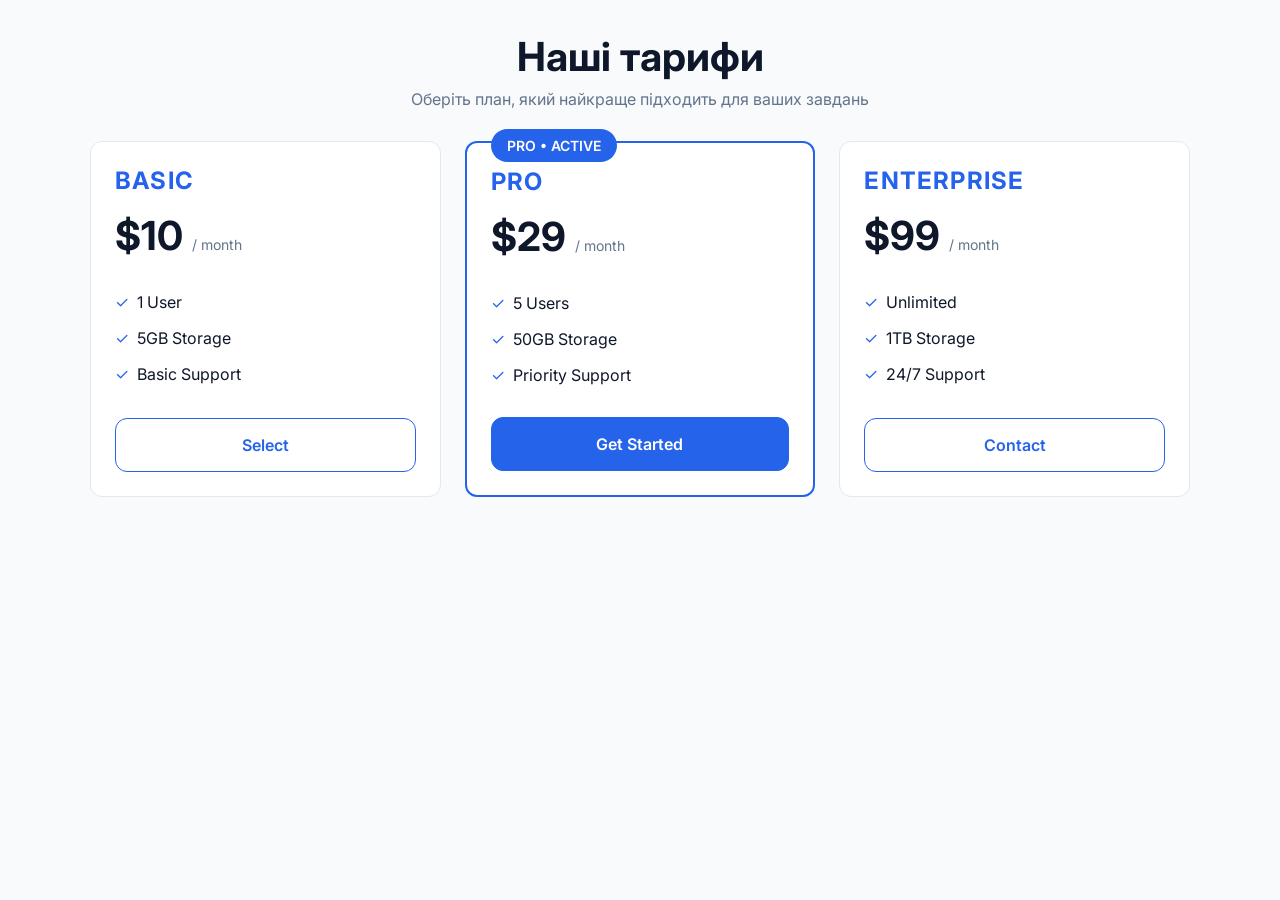
<file: Lab2/index.html>
<!doctype html>
<html lang="uk">
  <head>
    <meta charset="UTF-8" />
    <meta name="viewport" content="width=device-width, initial-scale=1" />
    <title>Тарифні плани</title>
    <link
      href="https://fonts.googleapis.com/css2?family=Inter:wght@400;600;700&display=swap"
      rel="stylesheet"
    />
    <link rel="stylesheet" href="styles.css" />
  </head>
  <body>
    <section class="pricing">
      <div class="container">
        <h1 class="pricing__title">Наші тарифи</h1>
        <p class="pricing__subtitle">Оберіть план, який найкраще підходить для ваших завдань</p>

        <div class="pricing__grid">
          <article class="pricing-card">
            <h3 class="pricing-card__label">Basic</h3>
            <p class="pricing-card__price">$10 <span class="pricing-card__period">/ month</span></p>
            <ul class="pricing-card__features">
              <li>1 User</li>
              <li>5GB Storage</li>
              <li>Basic Support</li>
            </ul>
            <button class="btn btn--outline">Select</button>
          </article>

          <article class="pricing-card pricing-card--featured">
            <span class="pricing-card__badge">PRO &bull; ACTIVE</span>
            <h3 class="pricing-card__label">Pro</h3>
            <p class="pricing-card__price">$29 <span class="pricing-card__period">/ month</span></p>
            <ul class="pricing-card__features">
              <li>5 Users</li>
              <li>50GB Storage</li>
              <li>Priority Support</li>
            </ul>
            <button class="btn btn--primary">Get Started</button>
          </article>

          <article class="pricing-card">
            <h3 class="pricing-card__label">Enterprise</h3>
            <p class="pricing-card__price">$99 <span class="pricing-card__period">/ month</span></p>
            <ul class="pricing-card__features">
              <li>Unlimited</li>
              <li>1TB Storage</li>
              <li>24/7 Support</li>
            </ul>
            <button class="btn btn--outline">Contact</button>
          </article>
        </div>
      </div>
    </section>
  </body>
</html>
</file>
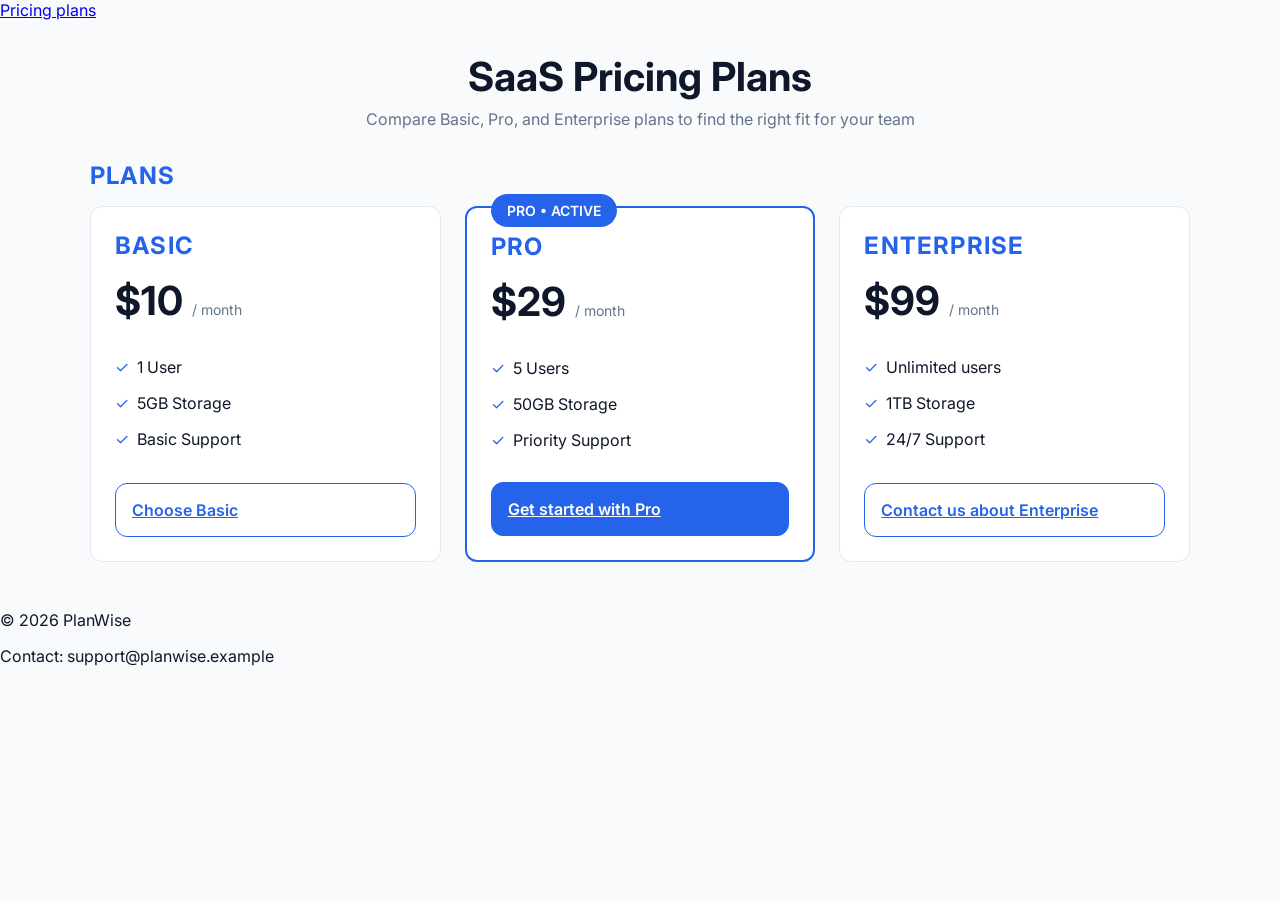
<file: Lab3/index.html>
<!doctype html>
<html lang="en">
  <head>
    <meta charset="UTF-8" />
    <meta name="viewport" content="width=device-width, initial-scale=1" />
    <title>PlanWise SaaS Plans: Basic, Pro, and Enterprise</title>
    <meta
      name="description"
      content="Compare PlanWise pricing plans for teams of every size. Review features, storage, support, and monthly pricing to choose the right plan for your team."
    />
    <link rel="canonical" href="https://lab3-mariia-honta.vercel.app/" />
    <link
      href="https://fonts.googleapis.com/css2?family=Inter:wght@400;600;700&display=swap"
      rel="stylesheet"
    />
    <link rel="stylesheet" href="styles.css" />
  </head>
  <body>
    <header>
      <nav aria-label="Primary navigation">
        <a href="#pricing">Pricing plans</a>
      </nav>
    </header>

    <main>
      <section class="pricing" id="pricing">
        <div class="container">
          <h1 class="pricing__title">SaaS Pricing Plans</h1>
          <p class="pricing__subtitle">
            Compare Basic, Pro, and Enterprise plans to find the right fit for your team
          </p>
          <h2 class="pricing-card__label">Plans</h2>

          <div class="pricing__grid">
            <article class="pricing-card">
              <h3 class="pricing-card__label">Basic</h3>
              <p class="pricing-card__price">
                $10 <span class="pricing-card__period">/ month</span>
              </p>
              <ul class="pricing-card__features">
                <li>1 User</li>
                <li>5GB Storage</li>
                <li>Basic Support</li>
              </ul>
              <a href="#contact" class="btn btn--outline">Choose Basic</a>
            </article>

            <article class="pricing-card pricing-card--featured">
              <span class="pricing-card__badge">PRO &bull; ACTIVE</span>
              <h3 class="pricing-card__label">Pro</h3>
              <p class="pricing-card__price">
                $29 <span class="pricing-card__period">/ month</span>
              </p>
              <ul class="pricing-card__features">
                <li>5 Users</li>
                <li>50GB Storage</li>
                <li>Priority Support</li>
              </ul>
              <a href="#contact" class="btn btn--primary">Get started with Pro</a>
            </article>

            <article class="pricing-card">
              <h3 class="pricing-card__label">Enterprise</h3>
              <p class="pricing-card__price">
                $99 <span class="pricing-card__period">/ month</span>
              </p>
              <ul class="pricing-card__features">
                <li>Unlimited users</li>
                <li>1TB Storage</li>
                <li>24/7 Support</li>
              </ul>
              <a href="#contact" class="btn btn--outline">Contact us about Enterprise</a>
            </article>
          </div>
        </div>
      </section>
    </main>

    <footer id="contact">
      <p>&copy; 2026 PlanWise</p>
      <p>Contact: support@planwise.example</p>
    </footer>
  </body>
</html>
</file>
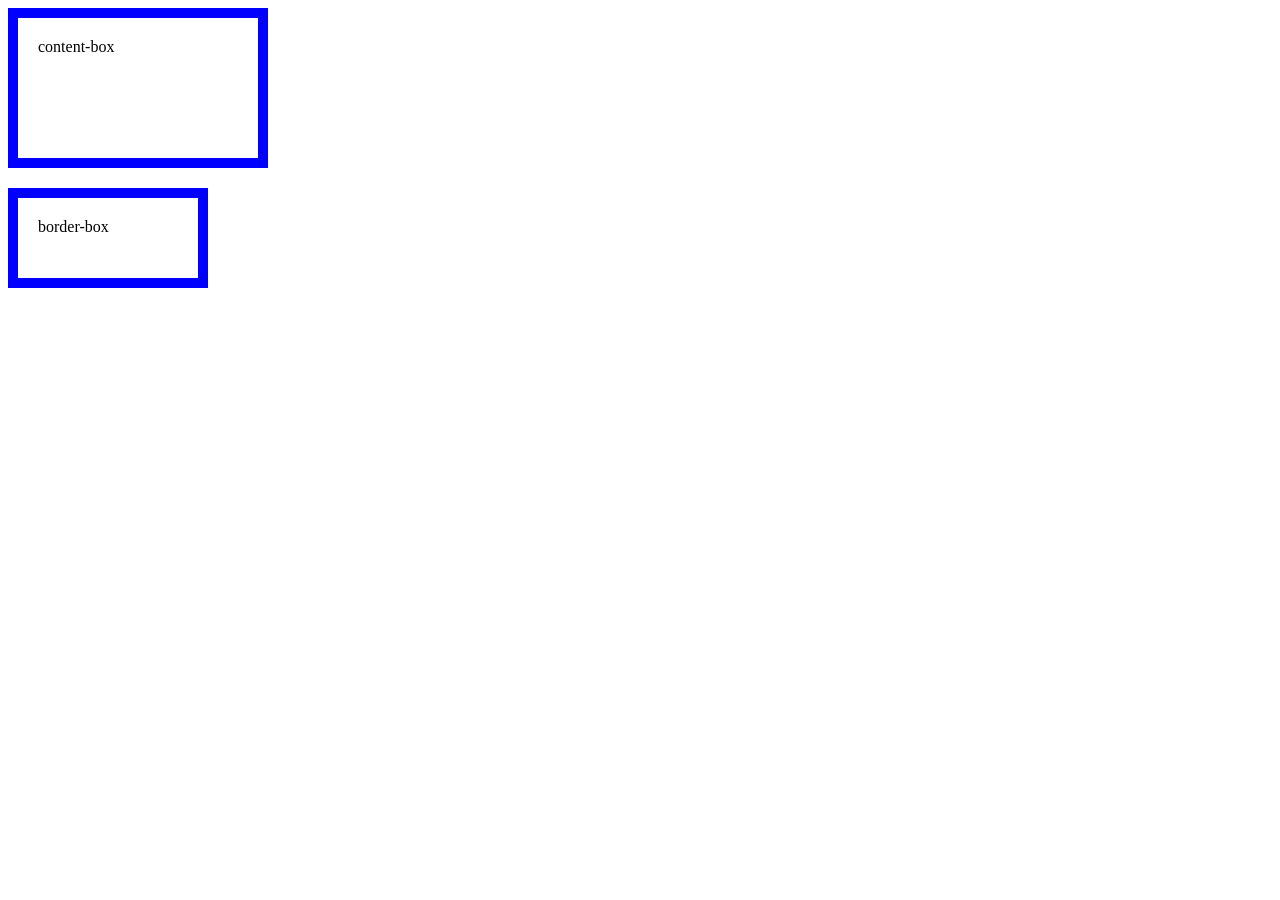
<file: Lab2/explore/01-box-model.html>
<!doctype html>
<html lang="uk">
  <head>
    <meta charset="UTF-8" />
    <title>4.1 Box Model</title>
    <style>
      .box {
        width: 200px;
        height: 100px;
        padding: 20px;
        border: 10px solid blue;
        margin-bottom: 20px;
      }

      .content-box {
        box-sizing: content-box;
      }

      .border-box {
        box-sizing: border-box;
      }
    </style>
  </head>
  <body>
    <div class="box content-box">content-box</div>
    <div class="box border-box">border-box</div>
  </body>
</html>
</file>
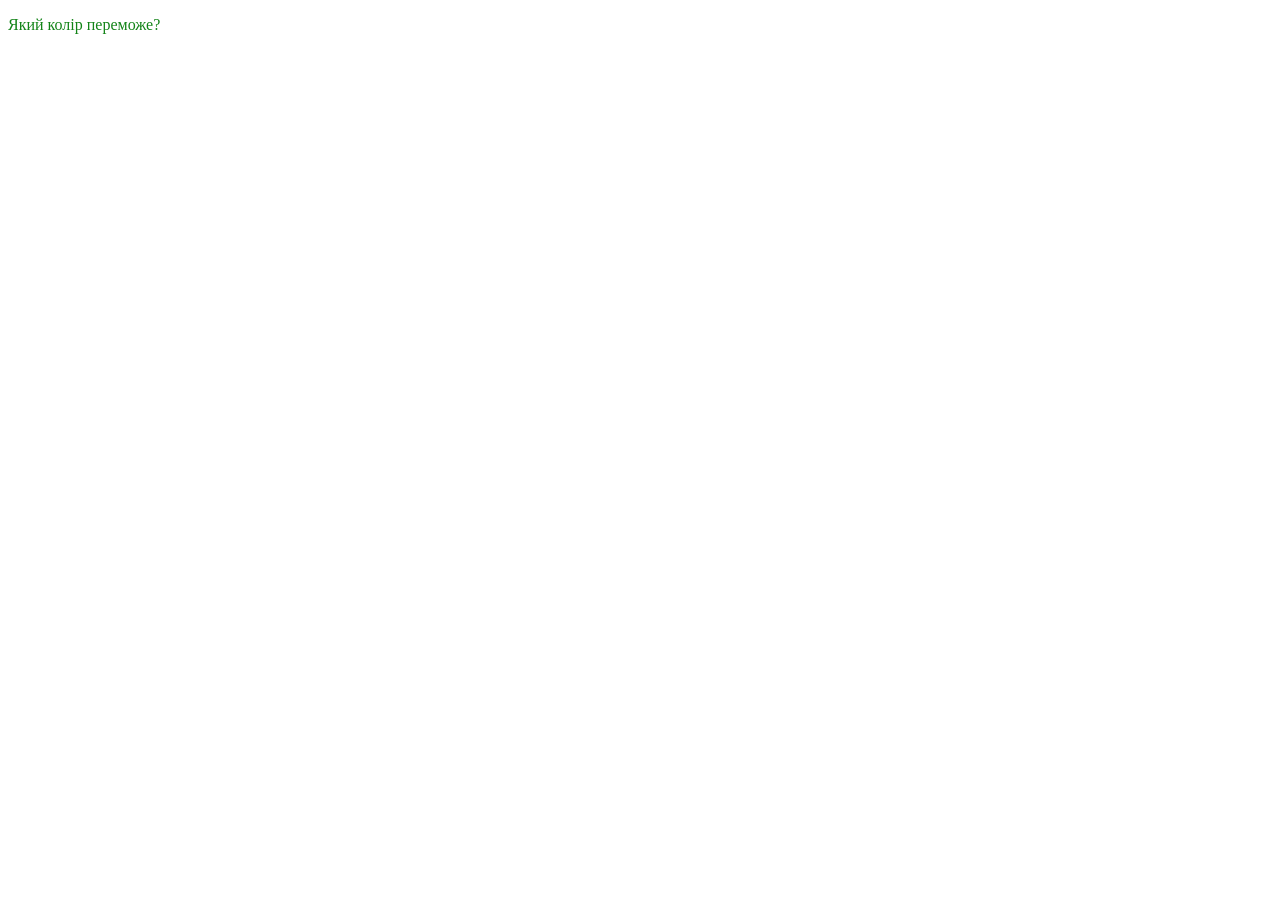
<file: Lab2/explore/02-cascade.html>
<!doctype html>
<html lang="uk">
  <head>
    <meta charset="UTF-8" />
    <title>4.2 Cascade</title>
    <!--<link rel="stylesheet" href="02-cascade.css" />-->
    <style>
      .text-a {
        color: blue;
      }
      .text-b {
        color: rgb(19, 132, 24);
      }
    </style>
  </head>
  <body>
    <p class="text-a text-b">Який колір переможе?</p>
  </body>
</html>
</file>
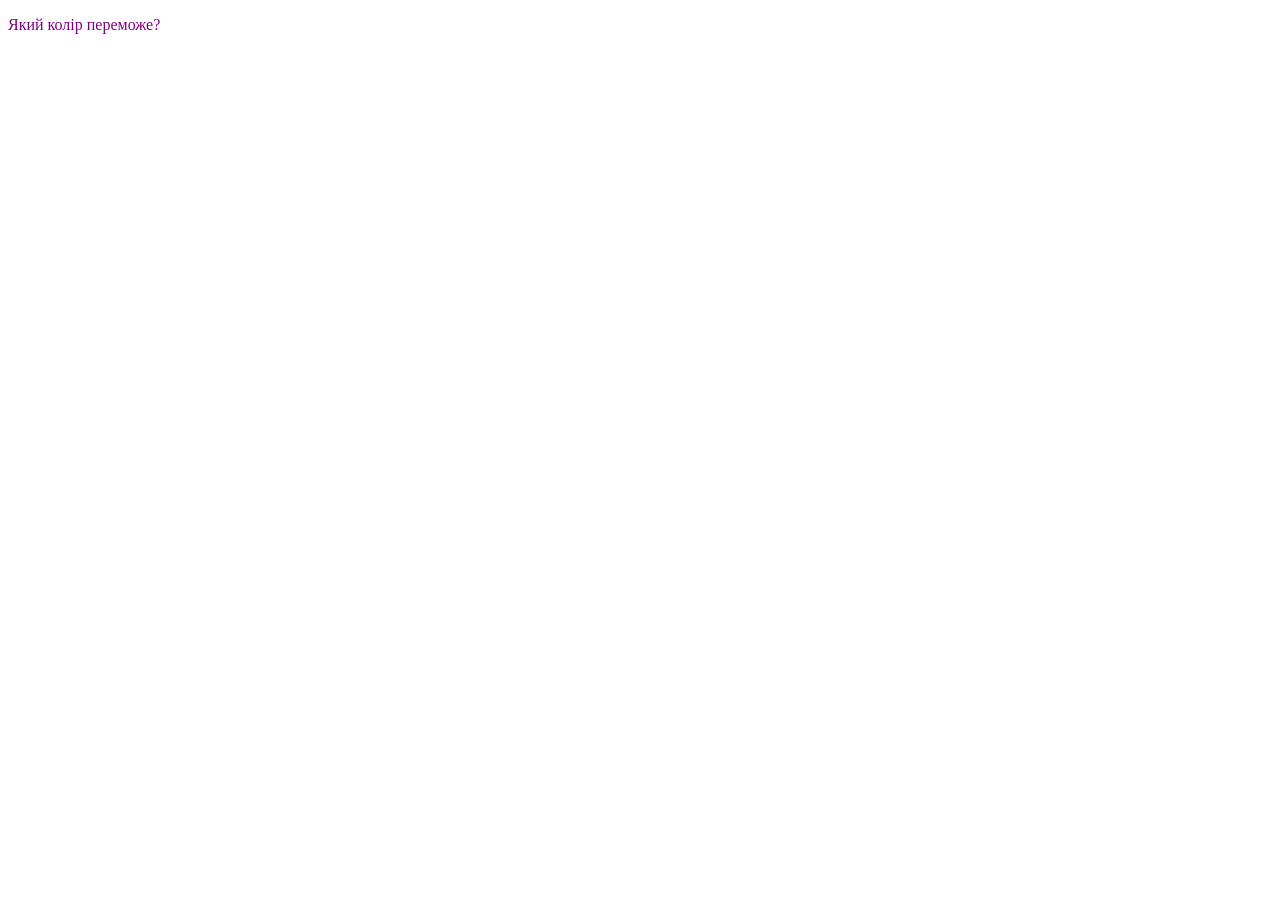
<file: Lab2/explore/03-specificity.html>
<!doctype html>
<html lang="uk">
  <head>
    <meta charset="UTF-8" />
    <title>4.3 Specificity</title>
    <style>
      p {
        color: black;
      }

      .highlight {
        color: green;
      }

      #unique {
        color: purple;
      }

      .c1.c2.c3 {
        color: orange;
      }
    </style>
  </head>
  <body>
    <p id="unique" class="highlight c1 c2 c3">Який колір переможе?</p>
  </body>
</html>
</file>
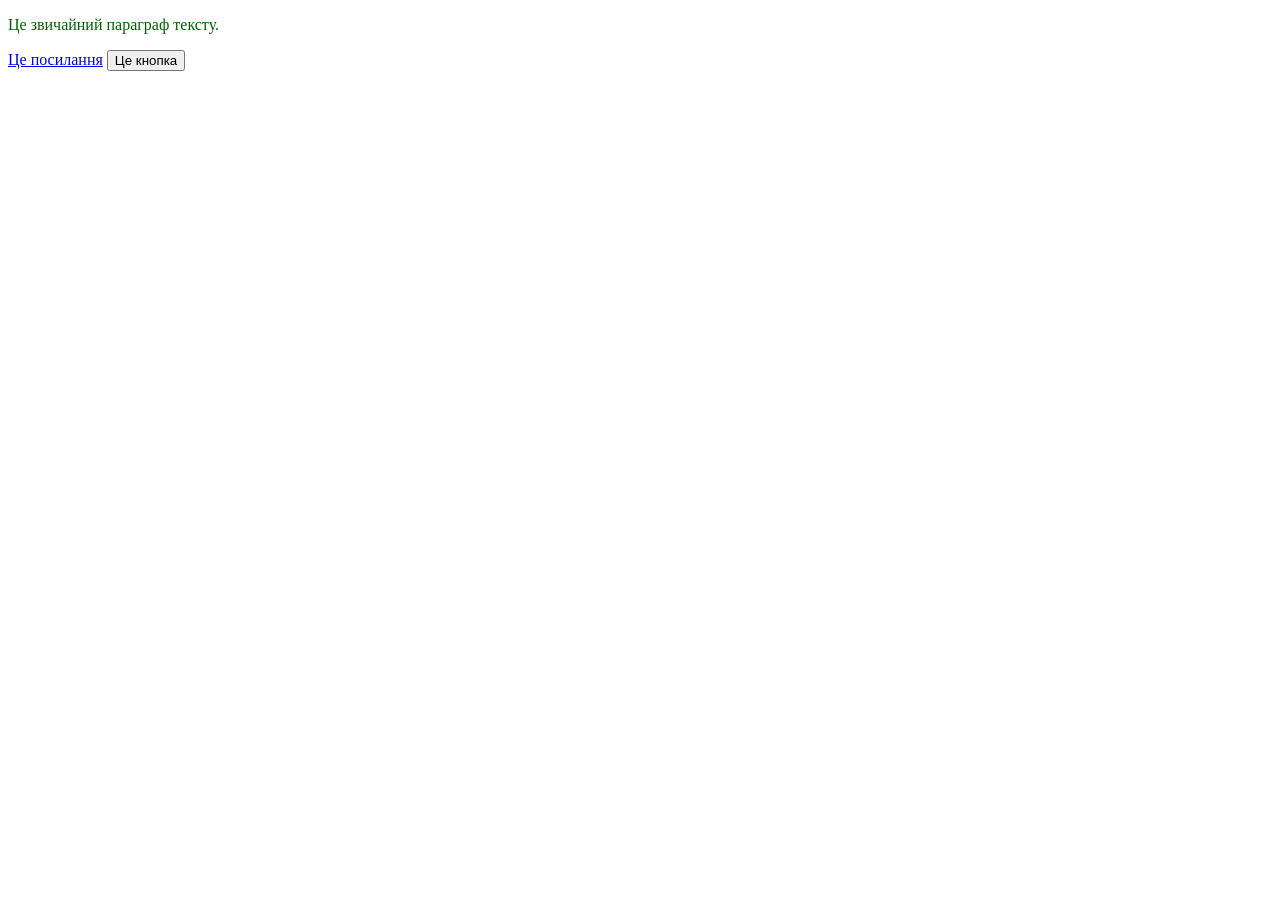
<file: Lab2/explore/04-inheritance.html>
<!doctype html>
<html lang="uk">
  <head>
    <meta charset="UTF-8" />
    <title>4.4 Inheritance</title>
    <style>
      body {
        font-family: Georgia, serif;
        color: darkgreen;
      }
      /* a,
      button {
        color: inherit;
        font: inherit;
      } */
    </style>
  </head>
  <body>
    <p>Це звичайний параграф тексту.</p>

    <a href="#">Це посилання</a>

    <button>Це кнопка</button>
  </body>
</html>
</file>
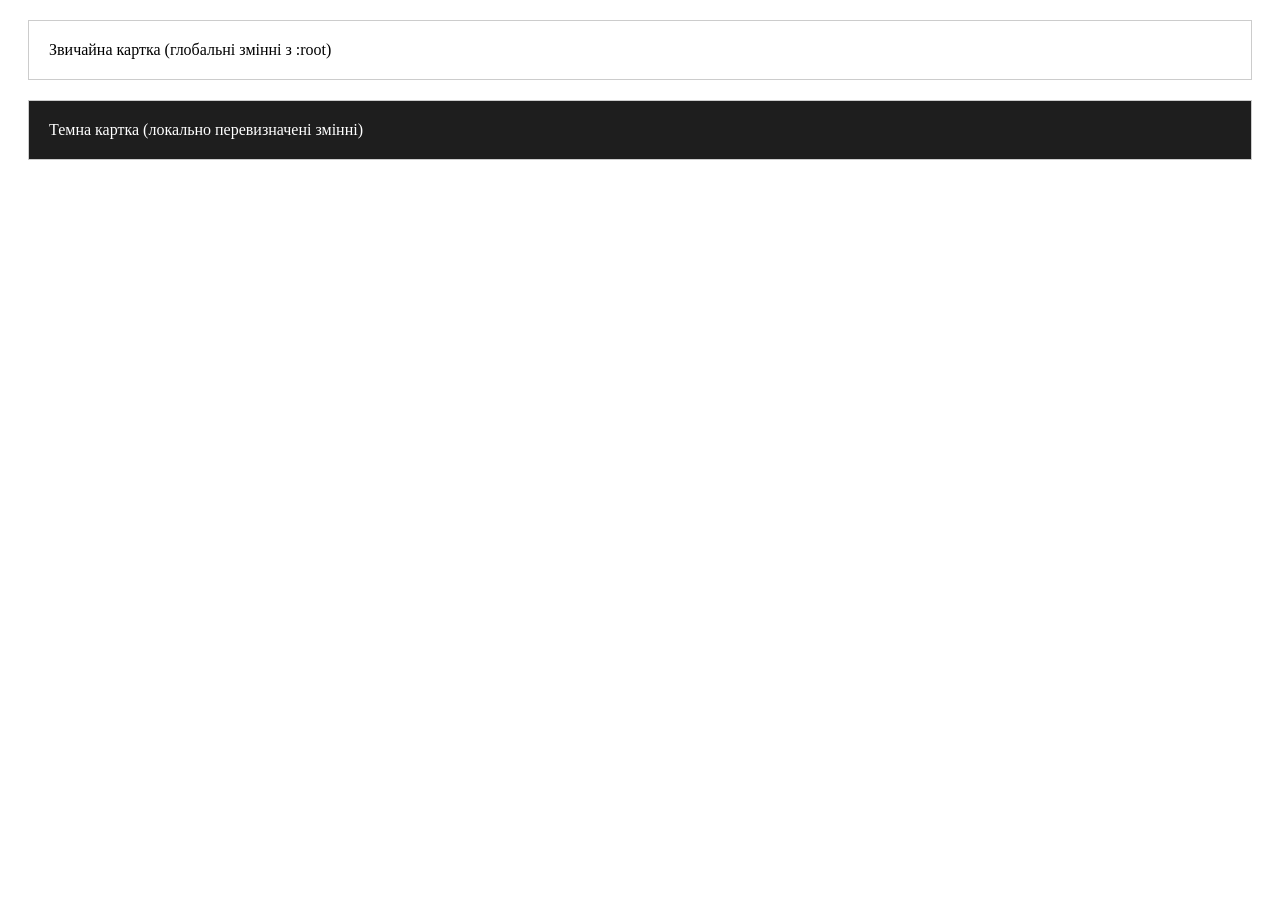
<file: Lab2/explore/05-css-variables.html>
<!doctype html>
<html lang="uk">
  <head>
    <meta charset="UTF-8" />
    <title>4.5 CSS Variables</title>
    <style>
      :root {
        --bg-color: white;
        --text-color: black;
      }

      .card {
        background-color: var(--bg-color);
        color: var(--text-color);
        border: 1px solid #ccc;
        margin: 20px;
        padding: 20px;
      }

      .dark-card {
        --bg-color: #1e1e1e;
        --text-color: white;
      }
    </style>
  </head>
  <body>
    <div class="card">Звичайна картка (глобальні змінні з :root)</div>

    <div class="card dark-card">Темна картка (локально перевизначені змінні)</div>
  </body>
</html>
</file>
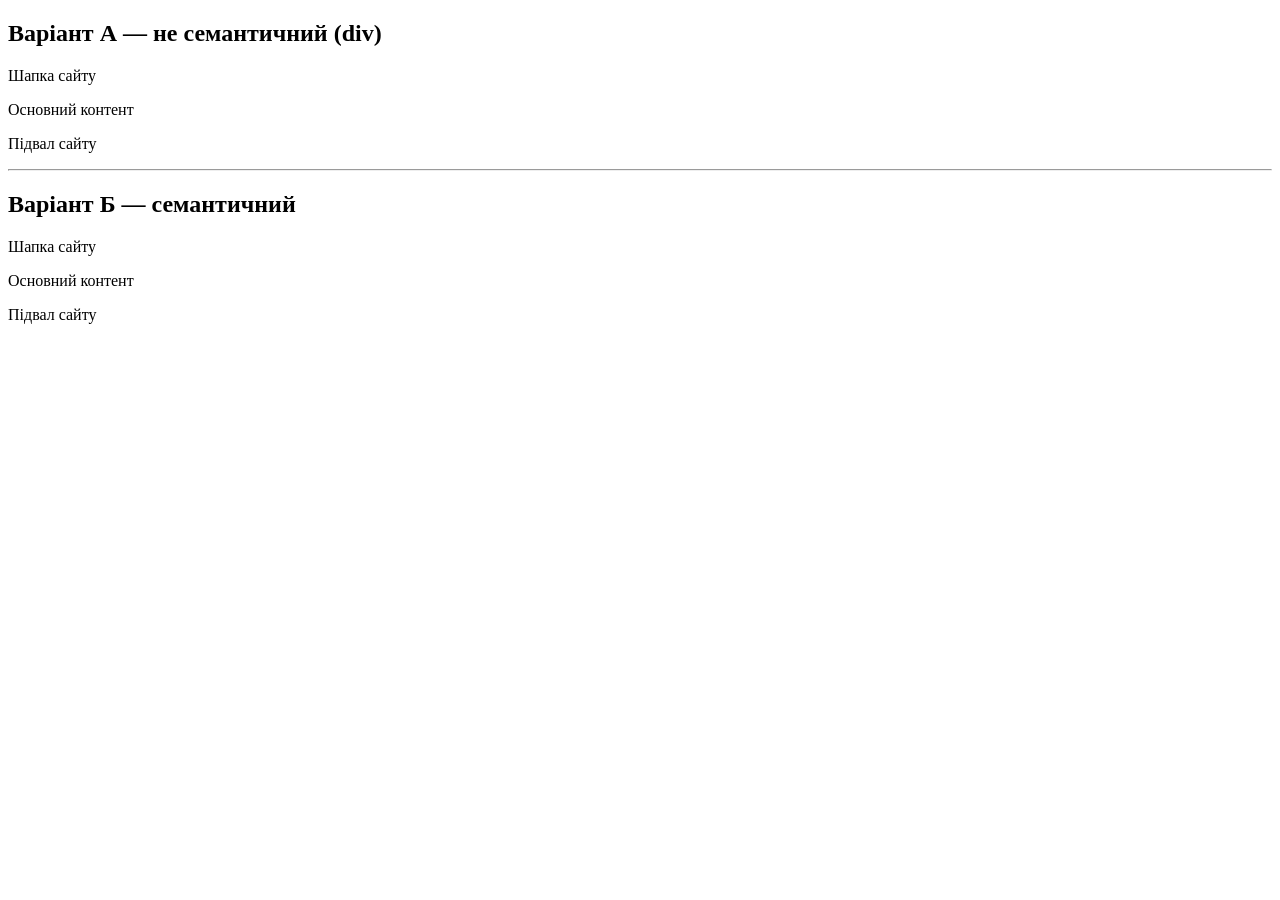
<file: Lab3/explore/01-semantic-html.html>
<!doctype html>
<html lang="uk">
  <head>
    <meta charset="UTF-8" />
    <title>4.1 Semantic HTML</title>
  </head>
  <body>
    <h2>Варіант А — не семантичний (div)</h2>
    <div class="header">
      <p>Шапка сайту</p>
    </div>
    <div class="main">
      <p>Основний контент</p>
    </div>
    <div class="footer">
      <p>Підвал сайту</p>
    </div>

    <hr />

    <h2>Варіант Б — семантичний</h2>
    <header>
      <p>Шапка сайту</p>
    </header>
    <main>
      <p>Основний контент</p>
    </main>
    <footer>
      <p>Підвал сайту</p>
    </footer>
  </body>
</html>
</file>
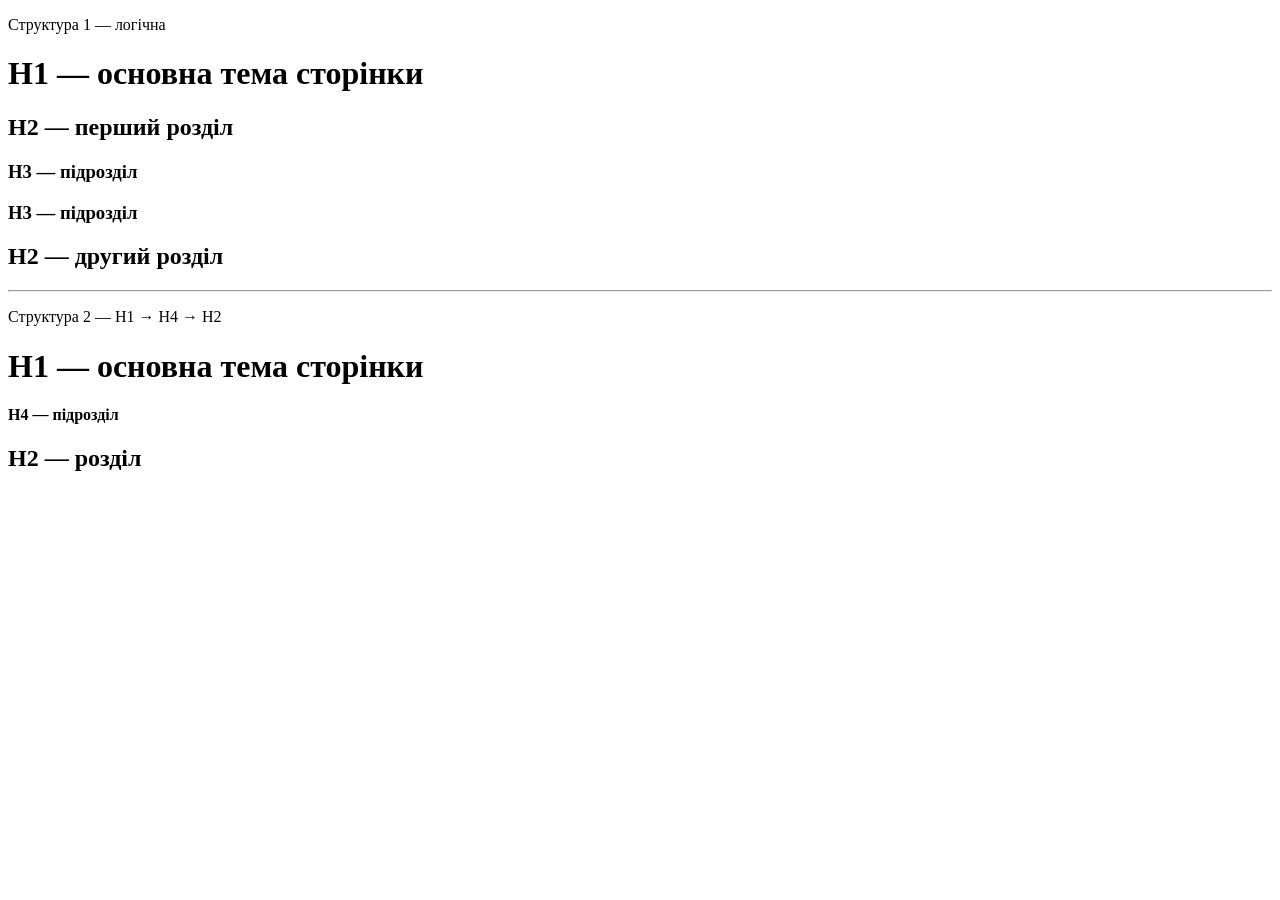
<file: Lab3/explore/02-headings.html>
<!doctype html>
<html lang="uk">
  <head>
    <meta charset="UTF-8" />
    <title>4.2 Headings</title>
  </head>
  <body>
    <p>Структура 1 — логічна</p>
    <h1>H1 — основна тема сторінки</h1>
    <h2>H2 — перший розділ</h2>
    <h3>H3 — підрозділ</h3>
    <h3>H3 — підрозділ</h3>
    <h2>H2 — другий розділ</h2>

    <hr />

    <p>Структура 2 — H1 → H4 → H2</p>
    <h1>H1 — основна тема сторінки</h1>
    <h4>H4 — підрозділ</h4>
    <h2>H2 — розділ</h2>
  </body>
</html>
</file>
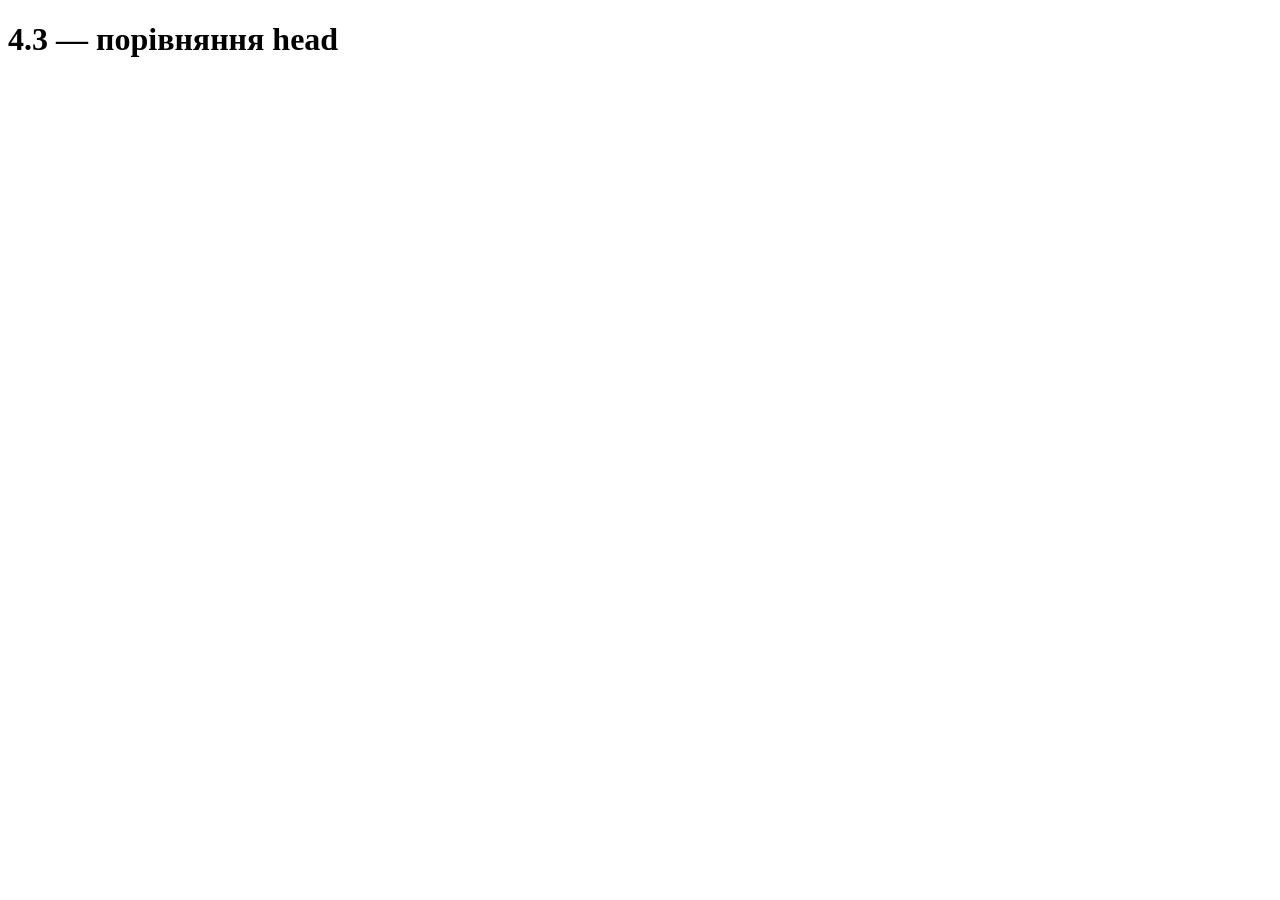
<file: Lab3/explore/03-comparison.html>
<!doctype html>
<html lang="uk">
  <head>
    <meta charset="UTF-8" />
    <title>SaaS Pricing Plans - Basic, Pro and Enterprise</title>
    <meta
      name="description"
      content="Compare Basic, Pro and Enterprise SaaS pricing plans and choose a plan for your team."
    />
    <!-- <title>Pricing</title> -->
    <!-- <meta name="description" content="Pricing page"> -->
  </head>
  <body>
    <h1>4.3 — порівняння head</h1>
  </body>
</html>
</file>
<file: Lab2/styles.css>
:root {
  --color-primary: #2563eb;
  --color-primary-hover: #1d4ed8;
  --color-surface: #ffffff;
  --color-background: #f8fafc;
  --color-text-main: #0f172a;
  --color-text-muted: #64748b;
  --color-border: #e2e8f0;

  --font-family-base: 'Inter', sans-serif;
  --font-size-base: 16px;
  --font-size-h1: 2.5rem;
  --font-size-h2: 1.5rem;
  --font-size-small: 0.875rem;

  --spacing-sm: 8px;
  --spacing-md: 16px;
  --spacing-lg: 24px;
  --spacing-xl: 32px;

  --border-radius: 12px;
}

*,
*::before,
*::after {
  box-sizing: border-box;
}

body {
  margin: 0;
  font-family: var(--font-family-base);
  font-size: var(--font-size-base);
  color: var(--color-text-main);
  background-color: var(--color-background);
}

ul {
  margin: 0;
  padding: 0;
  list-style: none;
}

.pricing {
  padding: var(--spacing-xl) var(--spacing-md);
}

.container {
  max-width: 1100px;
  margin: 0 auto;
}

.pricing__title {
  font-size: var(--font-size-h1);
  text-align: center;
  margin: 0 0 var(--spacing-sm);
}

.pricing__subtitle {
  text-align: center;
  color: var(--color-text-muted);
  margin: 0 0 var(--spacing-xl);
}

.pricing__grid {
  display: grid;
  grid-template-columns: repeat(3, 1fr);
  gap: var(--spacing-lg);
}

.pricing-card {
  position: relative;
  background-color: var(--color-surface);
  border: 1px solid var(--color-border);
  border-radius: var(--border-radius);
  padding: var(--spacing-lg);
  display: flex;
  flex-direction: column;
}

.pricing-card__label {
  font-size: var(--font-size-h2);
  font-weight: 700;
  text-transform: uppercase;
  letter-spacing: 0.05em;
  color: var(--color-primary);
  margin: 0 0 var(--spacing-md);
}

.pricing-card__price {
  font-size: var(--font-size-h1);
  font-weight: 700;
  margin: 0 0 var(--spacing-lg);
}

.pricing-card__period {
  font-size: var(--font-size-small);
  font-weight: 400;
  color: var(--color-text-muted);
}

.pricing-card__features {
  margin-bottom: var(--spacing-lg);
  flex-grow: 1;
}

.pricing-card__features li {
  padding: var(--spacing-sm) 0;
  color: var(--color-text-main);
}

.pricing-card__features li::before {
  content: '\2713';
  color: var(--color-primary);
  margin-right: var(--spacing-sm);
}

.pricing-card--featured {
  border-color: var(--color-primary);
  border-width: 2px;
}

.pricing-card__badge {
  position: absolute;
  top: -14px;
  left: var(--spacing-lg);
  background-color: var(--color-primary);
  color: var(--color-surface);
  font-size: var(--font-size-small);
  font-weight: 600;
  padding: var(--spacing-sm) var(--spacing-md);
  border-radius: 999px;
}

.btn {
  width: 100%;
  padding: var(--spacing-md);
  border-radius: var(--border-radius);
  border: 1px solid var(--color-primary);
  font-family: inherit;
  font-size: var(--font-size-base);
  font-weight: 600;
  cursor: pointer;
  transition: background-color 0.2s ease;
}

.btn--outline {
  background-color: var(--color-surface);
  color: var(--color-primary);
}

.btn--outline:hover {
  background-color: var(--color-background);
}

.btn--primary {
  background-color: var(--color-primary);
  color: var(--color-surface);
}

.btn--primary:hover {
  background-color: var(--color-primary-hover);
}

@media (max-width: 768px) {
  .pricing__grid {
    grid-template-columns: 1fr;
  }
}
</file>
<file: Lab3/styles.css>
:root {
  --color-primary: #2563eb;
  --color-primary-hover: #1d4ed8;
  --color-surface: #ffffff;
  --color-background: #f8fafc;
  --color-text-main: #0f172a;
  --color-text-muted: #64748b;
  --color-border: #e2e8f0;

  --font-family-base: 'Inter', sans-serif;
  --font-size-base: 16px;
  --font-size-h1: 2.5rem;
  --font-size-h2: 1.5rem;
  --font-size-small: 0.875rem;

  --spacing-sm: 8px;
  --spacing-md: 16px;
  --spacing-lg: 24px;
  --spacing-xl: 32px;

  --border-radius: 12px;
}

*,
*::before,
*::after {
  box-sizing: border-box;
}

body {
  margin: 0;
  font-family: var(--font-family-base);
  font-size: var(--font-size-base);
  color: var(--color-text-main);
  background-color: var(--color-background);
}

ul {
  margin: 0;
  padding: 0;
  list-style: none;
}

.pricing {
  padding: var(--spacing-xl) var(--spacing-md);
}

.container {
  max-width: 1100px;
  margin: 0 auto;
}

.pricing__title {
  font-size: var(--font-size-h1);
  text-align: center;
  margin: 0 0 var(--spacing-sm);
}

.pricing__subtitle {
  text-align: center;
  color: var(--color-text-muted);
  margin: 0 0 var(--spacing-xl);
}

.pricing__grid {
  display: grid;
  grid-template-columns: repeat(3, 1fr);
  gap: var(--spacing-lg);
}

.pricing-card {
  position: relative;
  background-color: var(--color-surface);
  border: 1px solid var(--color-border);
  border-radius: var(--border-radius);
  padding: var(--spacing-lg);
  display: flex;
  flex-direction: column;
}

.pricing-card__label {
  font-size: var(--font-size-h2);
  font-weight: 700;
  text-transform: uppercase;
  letter-spacing: 0.05em;
  color: var(--color-primary);
  margin: 0 0 var(--spacing-md);
}

.pricing-card__price {
  font-size: var(--font-size-h1);
  font-weight: 700;
  margin: 0 0 var(--spacing-lg);
}

.pricing-card__period {
  font-size: var(--font-size-small);
  font-weight: 400;
  color: var(--color-text-muted);
}

.pricing-card__features {
  margin-bottom: var(--spacing-lg);
  flex-grow: 1;
}

.pricing-card__features li {
  padding: var(--spacing-sm) 0;
  color: var(--color-text-main);
}

.pricing-card__features li::before {
  content: '\2713';
  color: var(--color-primary);
  margin-right: var(--spacing-sm);
}

.pricing-card--featured {
  border-color: var(--color-primary);
  border-width: 2px;
}

.pricing-card__badge {
  position: absolute;
  top: -14px;
  left: var(--spacing-lg);
  background-color: var(--color-primary);
  color: var(--color-surface);
  font-size: var(--font-size-small);
  font-weight: 600;
  padding: var(--spacing-sm) var(--spacing-md);
  border-radius: 999px;
}

.btn {
  width: 100%;
  padding: var(--spacing-md);
  border-radius: var(--border-radius);
  border: 1px solid var(--color-primary);
  font-family: inherit;
  font-size: var(--font-size-base);
  font-weight: 600;
  cursor: pointer;
  transition: background-color 0.2s ease;
}

.btn--outline {
  background-color: var(--color-surface);
  color: var(--color-primary);
}

.btn--outline:hover {
  background-color: var(--color-background);
}

.btn--primary {
  background-color: var(--color-primary);
  color: var(--color-surface);
}

.btn--primary:hover {
  background-color: var(--color-primary-hover);
}

@media (max-width: 768px) {
  .pricing__grid {
    grid-template-columns: 1fr;
  }
}
</file>
<file: Lab2/explore/02-cascade.css>
.text-a {
  color: rgb(181, 28, 151);
}
</file>
